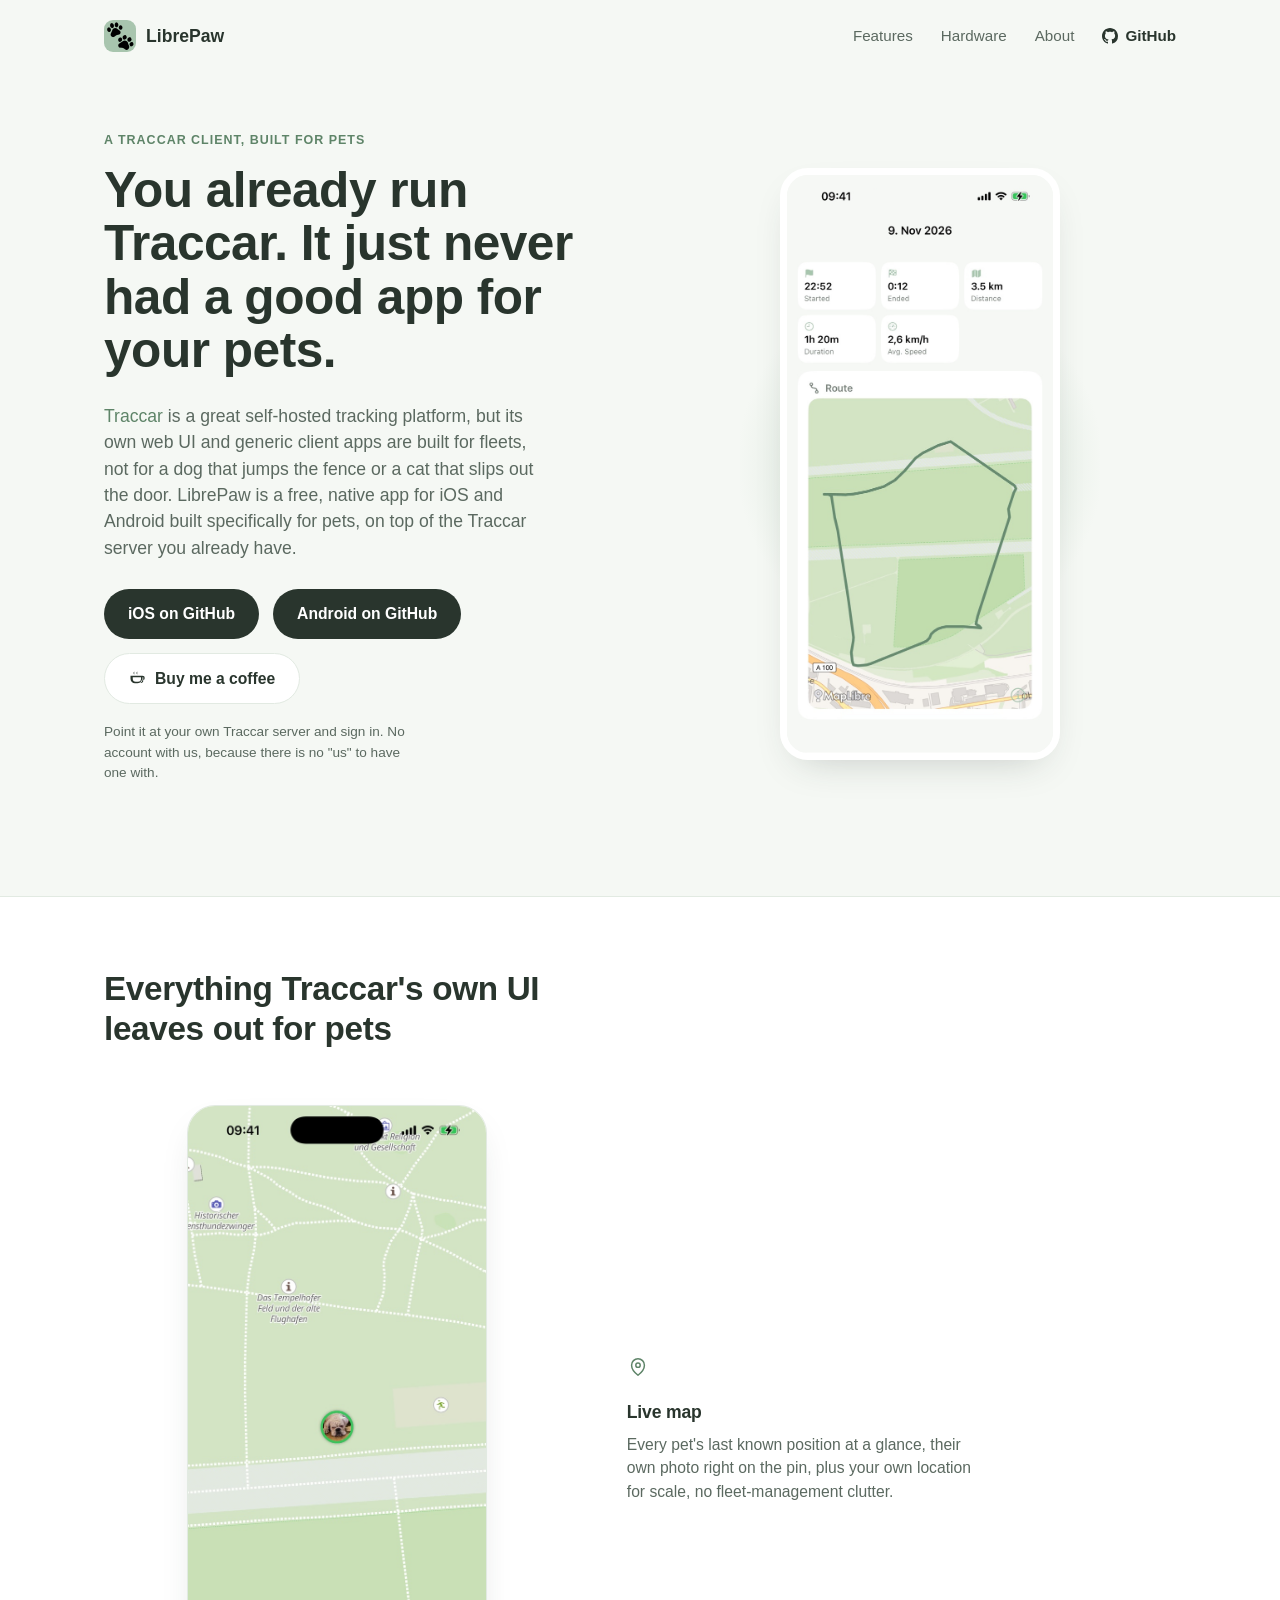
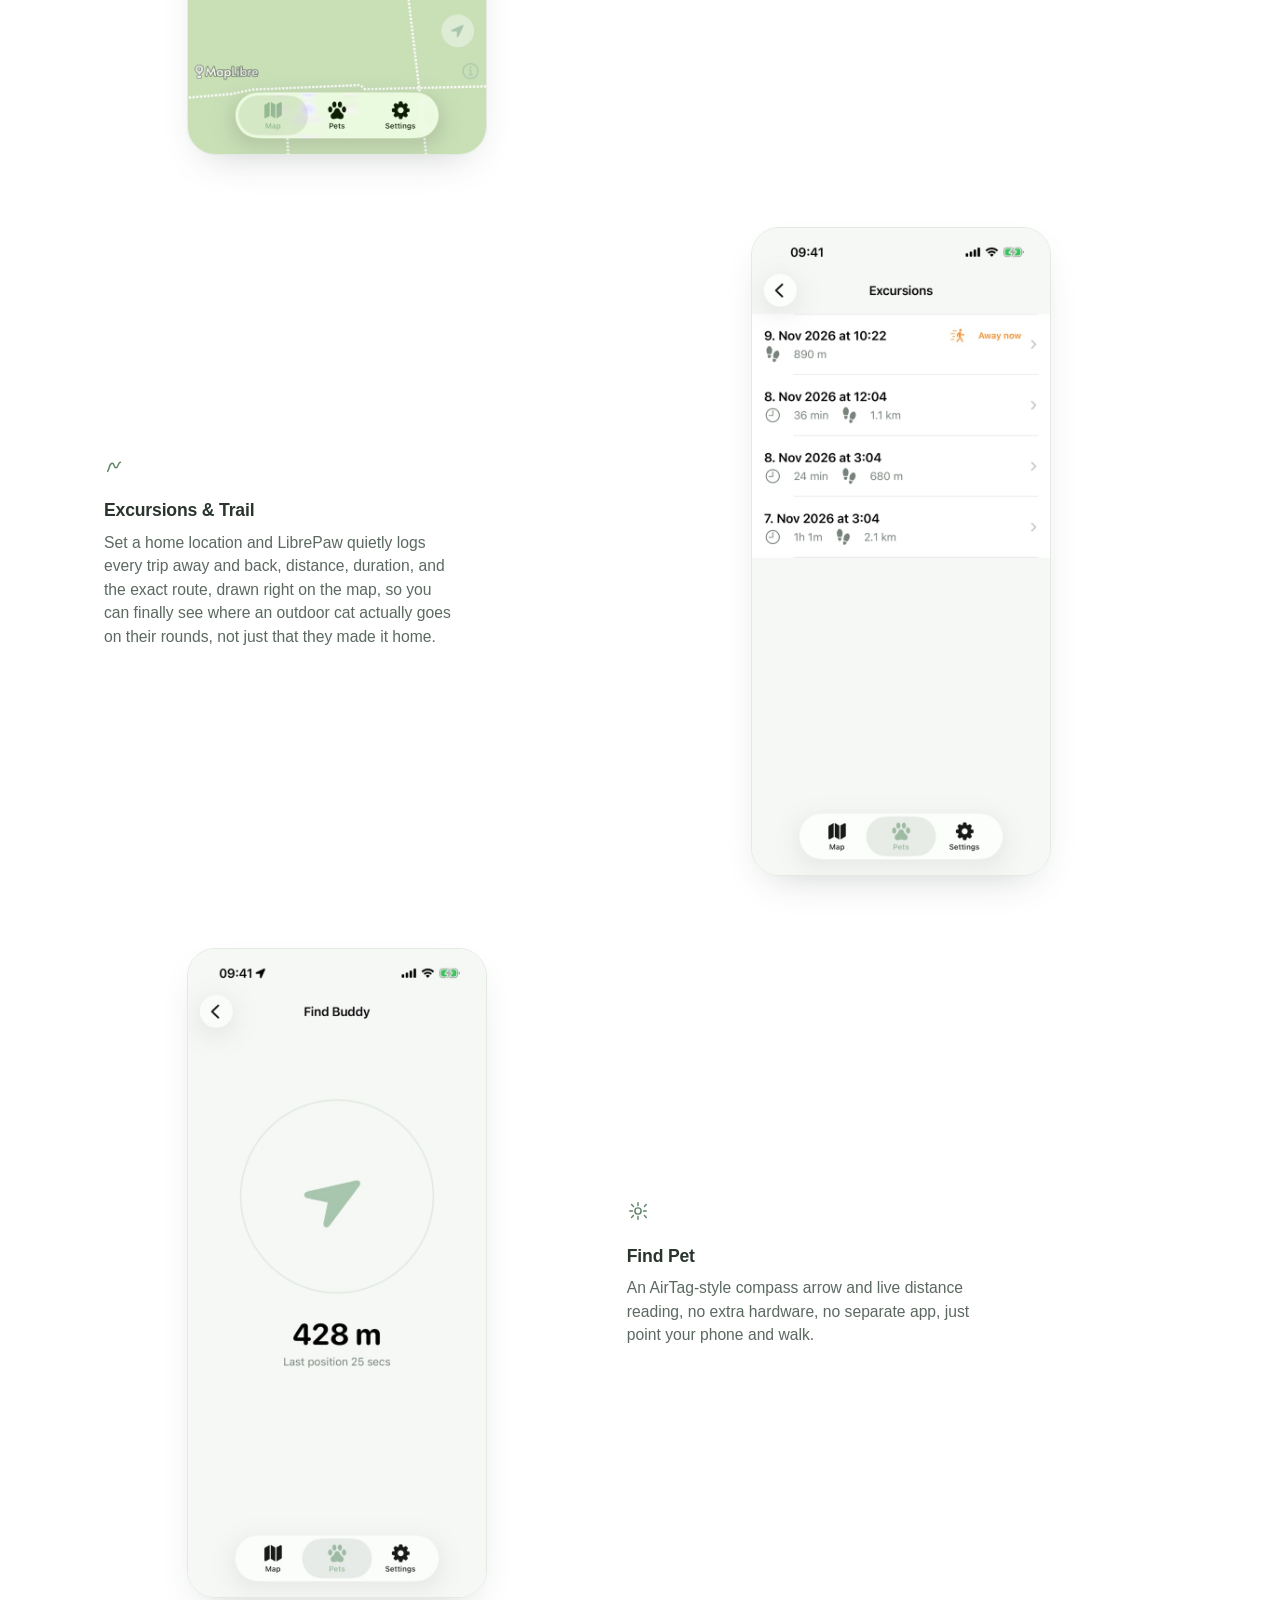
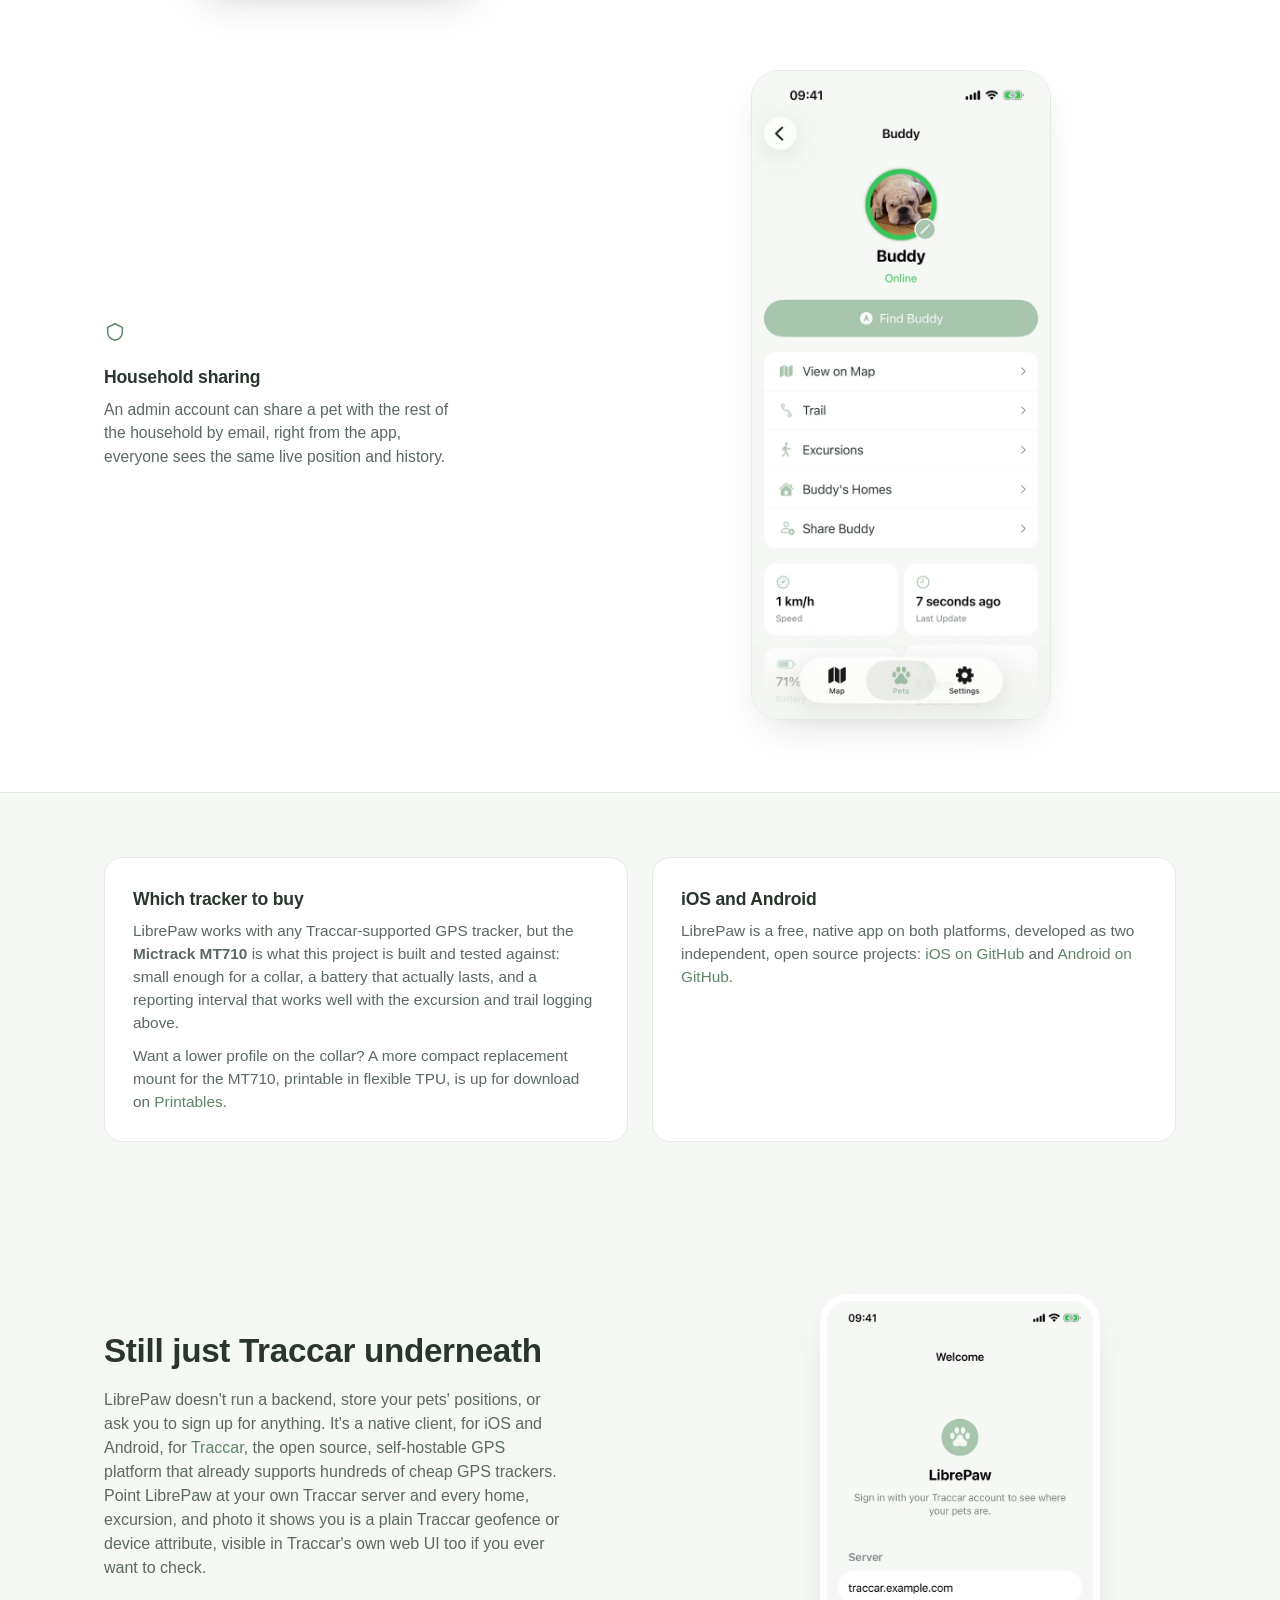
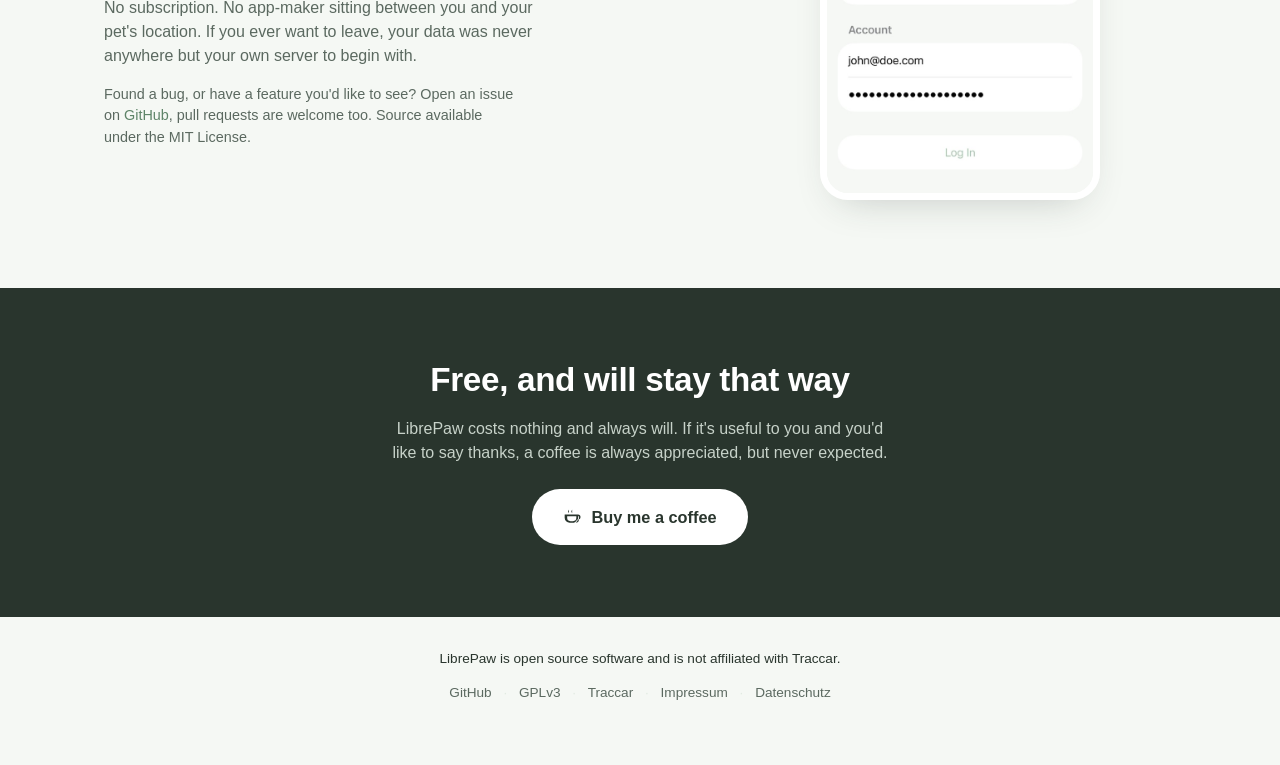
<file: index.html>
<!DOCTYPE html>
<html lang="en">
<head>
<meta charset="UTF-8">
<meta name="viewport" content="width=device-width, initial-scale=1.0">
<title>LibrePaw: a native app frontend for Traccar pet tracking</title>
<meta name="description" content="LibrePaw is a free, open source iOS and Android app built specifically for tracking pets on your own Traccar server, excursions, a live trail, Find Pet, and more, none of which Traccar's own UI gives you.">
<link rel="icon" href="assets/app-icon.png">
<link rel="stylesheet" href="styles.css">
</head>
<body>

<header class="site-header">
  <div class="wrap header-inner">
    <a href="#top" class="brand">
      <img src="assets/app-icon.png" alt="" class="brand-mark">
      <span>LibrePaw</span>
    </a>
    <nav class="main-nav">
      <a href="#features">Features</a>
      <a href="#hardware">Hardware</a>
      <a href="#about">About</a>
      <a href="https://github.com/alkor200/LibrePaw" class="nav-github">
        <svg viewBox="0 0 16 16" width="16" height="16" aria-hidden="true"><path fill="currentColor" d="M8 0C3.58 0 0 3.58 0 8c0 3.54 2.29 6.53 5.47 7.59.4.07.55-.17.55-.38 0-.19-.01-.82-.01-1.49-2.01.37-2.53-.49-2.69-.94-.09-.23-.48-.94-.82-1.13-.28-.15-.68-.52-.01-.53.63-.01 1.08.58 1.23.82.72 1.21 1.87.87 2.33.66.07-.52.28-.87.51-1.07-1.78-.2-3.64-.89-3.64-3.95 0-.87.31-1.59.82-2.15-.08-.2-.36-1.02.08-2.12 0 0 .67-.21 2.2.82.64-.18 1.32-.27 2-.27.68 0 1.36.09 2 .27 1.53-1.04 2.2-.82 2.2-.82.44 1.1.16 1.92.08 2.12.51.56.82 1.27.82 2.15 0 3.07-1.87 3.75-3.65 3.95.29.25.54.73.54 1.48 0 1.07-.01 1.93-.01 2.2 0 .21.15.46.55.38A8.01 8.01 0 0 0 16 8c0-4.42-3.58-8-8-8Z"/></svg>
        GitHub
      </a>
    </nav>
  </div>
</header>

<main id="top">

  <section class="hero">
    <div class="wrap hero-inner">
      <div class="hero-copy">
        <p class="eyebrow">A Traccar client, built for pets</p>
        <h1>You already run Traccar. It just never had a good app for your pets.</h1>
        <p class="hero-lede">
          <a href="https://www.traccar.org/">Traccar</a> is a great
          self-hosted tracking platform, but its own web UI and generic
          client apps are built for fleets, not for a dog that jumps the
          fence or a cat that slips out the door. LibrePaw is a free,
          native app for iOS and Android built specifically for pets, on
          top of the Traccar server you already have.
        </p>
        <div class="hero-actions">
          <a class="btn btn-primary" href="https://github.com/alkor200/LibrePaw">iOS on GitHub</a>
          <a class="btn btn-primary" href="https://github.com/alkor200/LibrePaw-Android">Android on GitHub</a>
          <a class="btn btn-coffee" href="https://buymeacoffee.com/librepaw" aria-label="Buy me a coffee">
            <svg viewBox="0 0 24 24" width="18" height="18" aria-hidden="true"><path fill="currentColor" d="M3 9h15a3 3 0 0 1 0 6h-1.17A6 6 0 0 1 11 19H8a6 6 0 0 1-6-6V9Zm2 2v2a4 4 0 0 0 4 4h3a4 4 0 0 0 4-4v-2H5Zm13 1v2a5 5 0 0 1-2.78 4.47A3 3 0 0 0 19 15.5V11h-1ZM7 3c0 1-1 1.2-1 2.3S7 6.6 7 7.6m4-4.6c0 1-1 1.2-1 2.3S11 6.6 11 7.6"/></svg>
            Buy me a coffee
          </a>
        </div>
        <p class="hero-footnote">Point it at your own Traccar server and sign in. No account with us, because there is no "us" to have one with.</p>
      </div>

      <div class="hero-shots">
        <img class="hero-shot" src="assets/screenshots/trail.jpg" alt="LibrePaw's excursion detail screen, showing a pet's walking route across a Berlin park along with its distance, duration, and average speed">
      </div>
    </div>
  </section>

  <section id="features" class="features">
    <div class="wrap">
      <h2>Everything Traccar's own UI leaves out for pets</h2>

      <div class="feature-row">
        <img class="feature-shot" src="assets/screenshots/map.jpg" alt="LibrePaw's live map, showing a pet's position in a Berlin park">
        <div class="feature-copy">
          <svg class="feature-icon" viewBox="0 0 24 24" width="22" height="22" aria-hidden="true"><path fill="none" stroke="currentColor" stroke-width="1.6" stroke-linecap="round" stroke-linejoin="round" d="M12 21s-7-5.5-7-11a7 7 0 0 1 14 0c0 5.5-7 11-7 11Z"/><circle cx="12" cy="10" r="2.4" fill="none" stroke="currentColor" stroke-width="1.6"/></svg>
          <h3>Live map</h3>
          <p>Every pet's last known position at a glance, their own photo right on the pin, plus your own location for scale, no fleet-management clutter.</p>
        </div>
      </div>

      <div class="feature-row feature-row-reverse">
        <img class="feature-shot" src="assets/screenshots/excursions.jpg" alt="LibrePaw's excursions list, showing trips with duration and distance">
        <div class="feature-copy">
          <svg class="feature-icon" viewBox="0 0 24 24" width="22" height="22" aria-hidden="true"><path fill="none" stroke="currentColor" stroke-width="1.6" stroke-linecap="round" stroke-linejoin="round" d="M4 19c3-6 2-9 5-9s1 5 4 5 2-6 5-6"/></svg>
          <h3>Excursions &amp; Trail</h3>
          <p>Set a home location and LibrePaw quietly logs every trip away and back, distance, duration, and the exact route, drawn right on the map, so you can finally see where an outdoor cat actually goes on their rounds, not just that they made it home.</p>
        </div>
      </div>

      <div class="feature-row">
        <img class="feature-shot" src="assets/screenshots/find.jpg" alt="LibrePaw's Find Pet screen, with a compass arrow pointing toward a pet">
        <div class="feature-copy">
          <svg class="feature-icon" viewBox="0 0 24 24" width="22" height="22" aria-hidden="true"><path fill="none" stroke="currentColor" stroke-width="1.6" stroke-linecap="round" stroke-linejoin="round" d="M12 3v3m0 12v3M3 12h3m12 0h3M7 7l-2-2m14 2 2-2M7 17l-2 2m14-2 2 2"/><circle cx="12" cy="12" r="3.4" fill="none" stroke="currentColor" stroke-width="1.6"/></svg>
          <h3>Find Pet</h3>
          <p>An AirTag-style compass arrow and live distance reading, no extra hardware, no separate app, just point your phone and walk.</p>
        </div>
      </div>

      <div class="feature-row feature-row-reverse">
        <img class="feature-shot" src="assets/screenshots/pet-detail.jpg" alt="LibrePaw's pet detail screen, with a Share Buddy action">
        <div class="feature-copy">
          <svg class="feature-icon" viewBox="0 0 24 24" width="22" height="22" aria-hidden="true"><path fill="none" stroke="currentColor" stroke-width="1.6" stroke-linecap="round" stroke-linejoin="round" d="M12 3 4 7v5c0 4.5 3.2 7.8 8 9 4.8-1.2 8-4.5 8-9V7l-8-4Z"/></svg>
          <h3>Household sharing</h3>
          <p>An admin account can share a pet with the rest of the household by email, right from the app, everyone sees the same live position and history.</p>
        </div>
      </div>

    </div>
  </section>

  <section id="hardware" class="hardware">
    <div class="wrap hardware-inner">
      <div class="hardware-card">
        <h3>Which tracker to buy</h3>
        <p>LibrePaw works with any Traccar-supported GPS tracker, but the <strong>Mictrack MT710</strong> is what this project is built and tested against: small enough for a collar, a battery that actually lasts, and a reporting interval that works well with the excursion and trail logging above.</p>
        <p>Want a lower profile on the collar? A more compact replacement mount for the MT710, printable in flexible TPU, is up for download on <a href="https://www.printables.com/model/1907699-mictrack-mt710-collar-case">Printables</a>.</p>
      </div>
      <div class="hardware-card">
        <h3>iOS and Android</h3>
        <p>LibrePaw is a free, native app on both platforms, developed as two independent, open source projects: <a href="https://github.com/alkor200/LibrePaw">iOS on GitHub</a> and <a href="https://github.com/alkor200/LibrePaw-Android">Android on GitHub</a>.</p>
      </div>
    </div>
  </section>

  <section id="about" class="about">
    <div class="wrap about-inner">
      <div class="about-copy">
        <h2>Still just Traccar underneath</h2>
        <p>
          LibrePaw doesn't run a backend, store your pets' positions, or ask
          you to sign up for anything. It's a native client, for iOS and
          Android, for <a href="https://www.traccar.org/">Traccar</a>, the open source,
          self-hostable GPS platform that already supports hundreds of
          cheap GPS trackers. Point LibrePaw at your own Traccar server
          and every home, excursion, and photo it shows you is a plain
          Traccar geofence or device attribute, visible in Traccar's own
          web UI too if you ever want to check.
        </p>
        <p>
          No subscription. No app-maker sitting between you and your pet's
          location. If you ever want to leave, your data was never
          anywhere but your own server to begin with.
        </p>
        <p class="about-license">
          Found a bug, or have a feature you'd like to see? Open an issue
          on <a href="https://github.com/alkor200/LibrePaw/issues">GitHub</a>,
          pull requests are welcome too. Source available under the MIT
          License.
        </p>
      </div>
      <img class="about-shot" src="assets/screenshots/login.jpg" alt="LibrePaw's login screen, signing in with a Traccar account">
    </div>
  </section>

  <section class="support">
    <div class="wrap support-inner">
      <h2>Free, and will stay that way</h2>
      <p>
        LibrePaw costs nothing and always will. If it's useful to you and
        you'd like to say thanks, a coffee is always appreciated, but
        never expected.
      </p>
      <a class="btn btn-coffee btn-large" href="https://buymeacoffee.com/librepaw" aria-label="Buy me a coffee">
        <svg viewBox="0 0 24 24" width="20" height="20" aria-hidden="true"><path fill="currentColor" d="M3 9h15a3 3 0 0 1 0 6h-1.17A6 6 0 0 1 11 19H8a6 6 0 0 1-6-6V9Zm2 2v2a4 4 0 0 0 4 4h3a4 4 0 0 0 4-4v-2H5Zm13 1v2a5 5 0 0 1-2.78 4.47A3 3 0 0 0 19 15.5V11h-1ZM7 3c0 1-1 1.2-1 2.3S7 6.6 7 7.6m4-4.6c0 1-1 1.2-1 2.3S11 6.6 11 7.6"/></svg>
        Buy me a coffee
      </a>
    </div>
  </section>

</main>

<footer class="site-footer">
  <div class="wrap footer-inner">
    <p>LibrePaw is open source software and is not affiliated with Traccar.</p>
    <p class="footer-links">
      <a href="https://github.com/alkor200/LibrePaw">GitHub</a>
      <span aria-hidden="true">&middot;</span>
      <a href="https://github.com/alkor200/LibrePaw/blob/main/LICENSE">GPLv3</a>
      <span aria-hidden="true">&middot;</span>
      <a href="https://www.traccar.org/">Traccar</a>
      <span aria-hidden="true">&middot;</span>
      <a href="impressum.html">Impressum</a>
      <span aria-hidden="true">&middot;</span>
      <a href="datenschutz.html">Datenschutz</a>
    </p>
  </div>
</footer>

</body>
</html>
</file>
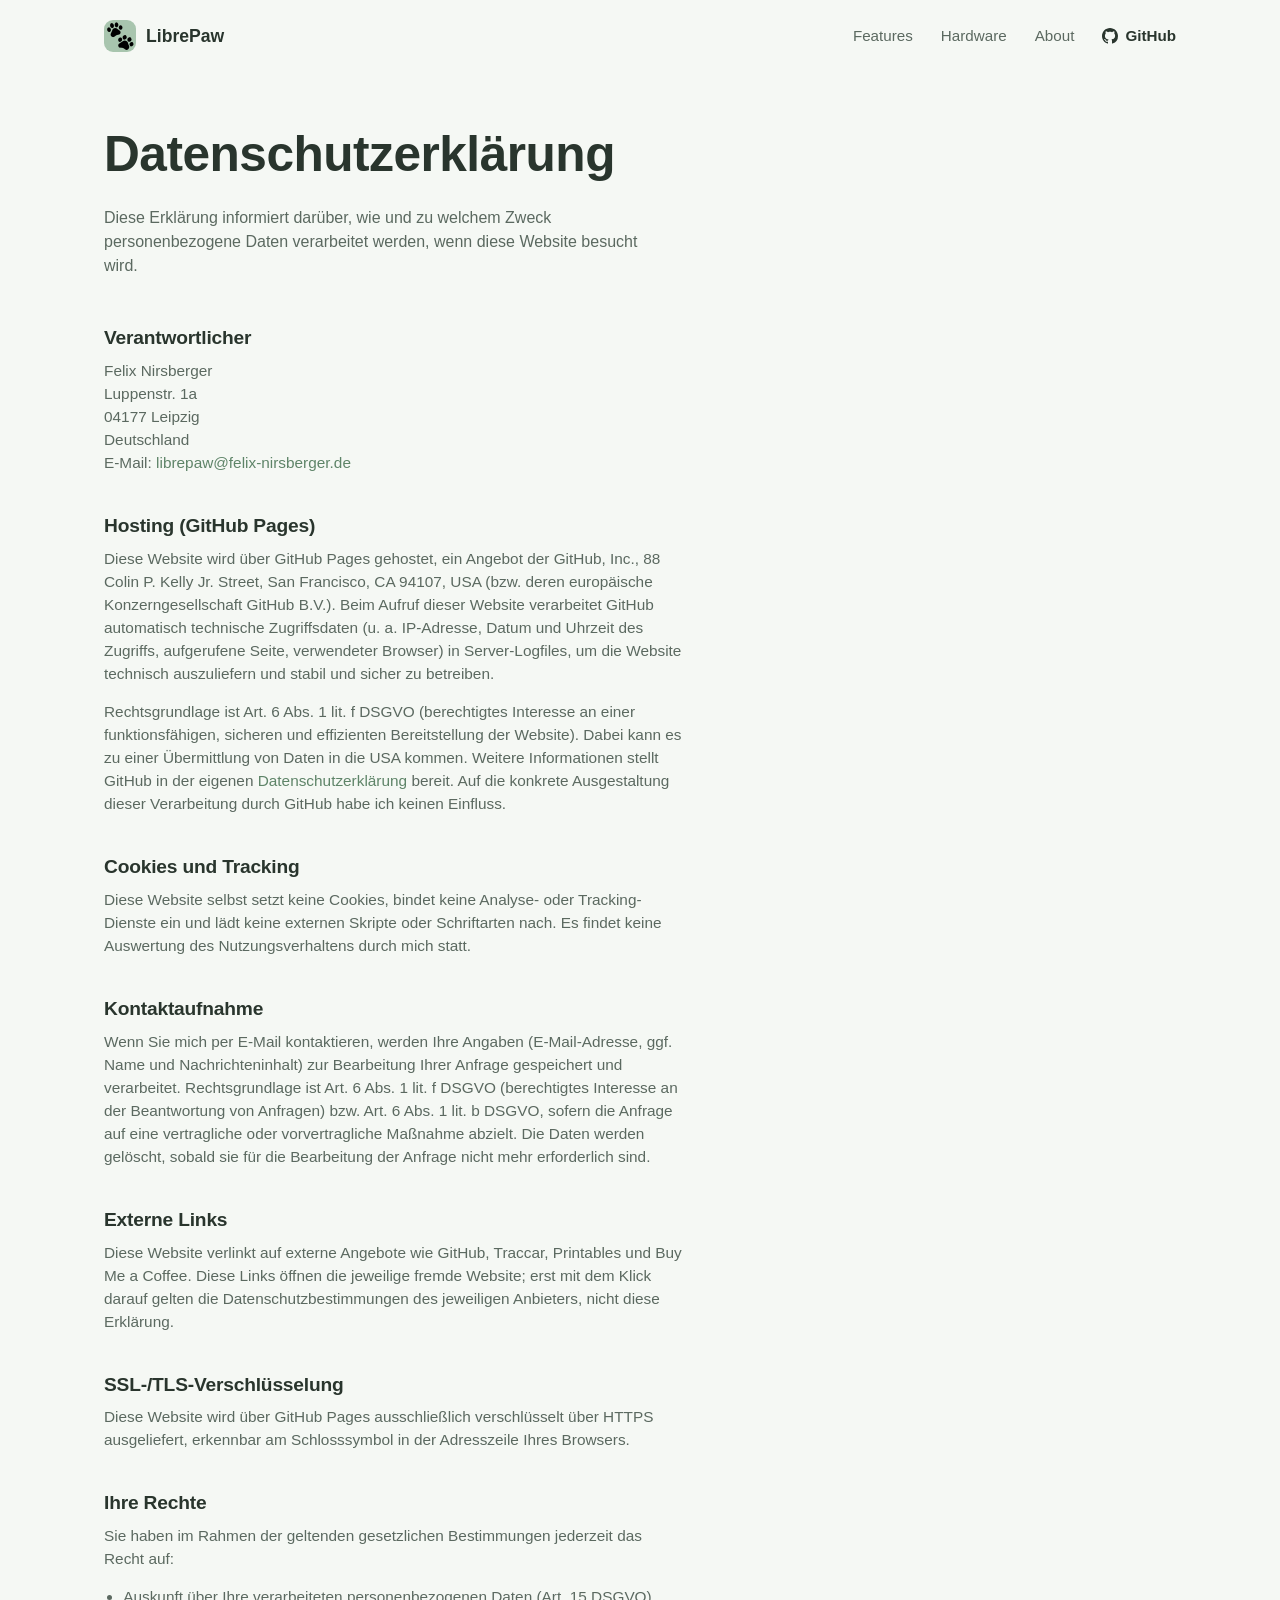
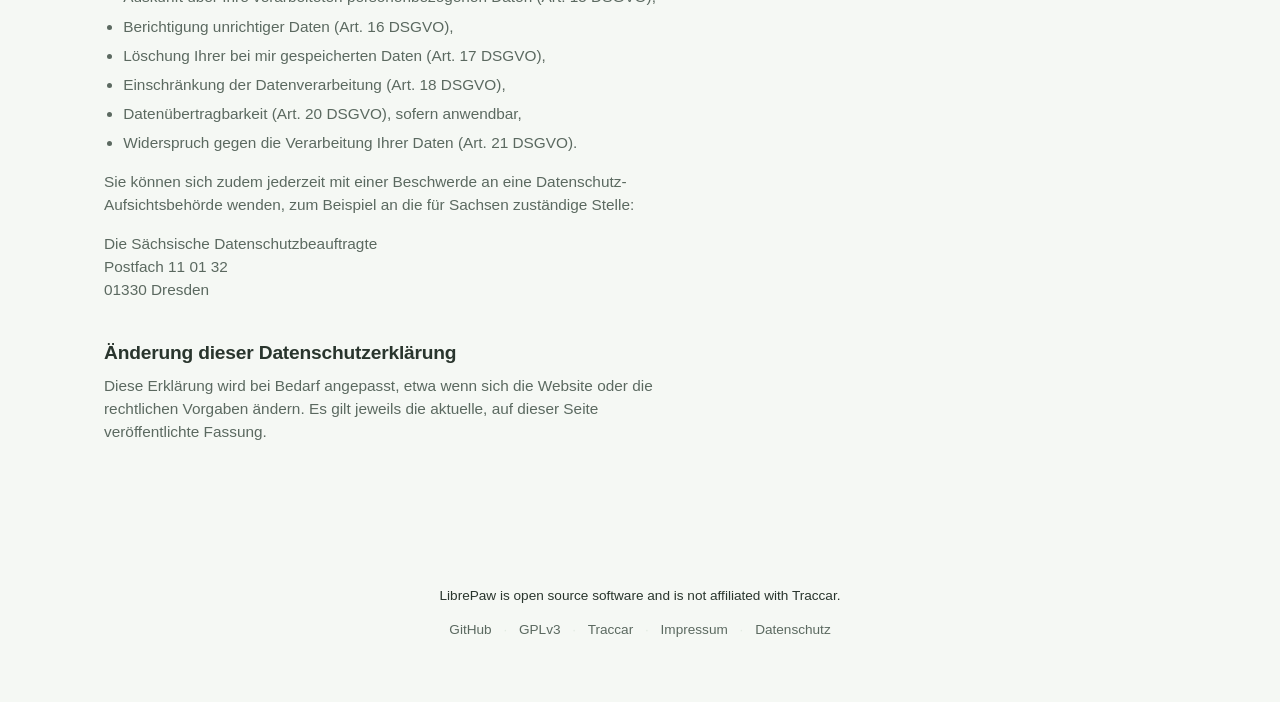
<file: datenschutz.html>
<!DOCTYPE html>
<html lang="de">
<head>
<meta charset="UTF-8">
<meta name="viewport" content="width=device-width, initial-scale=1.0">
<title>Datenschutzerklärung – LibrePaw</title>
<meta name="robots" content="noindex">
<link rel="icon" href="assets/app-icon.png">
<link rel="stylesheet" href="styles.css">
</head>
<body>

<header class="site-header">
  <div class="wrap header-inner">
    <a href="index.html" class="brand">
      <img src="assets/app-icon.png" alt="" class="brand-mark">
      <span>LibrePaw</span>
    </a>
    <nav class="main-nav">
      <a href="index.html#features">Features</a>
      <a href="index.html#hardware">Hardware</a>
      <a href="index.html#about">About</a>
      <a href="https://github.com/alkor200/LibrePaw" class="nav-github">
        <svg viewBox="0 0 16 16" width="16" height="16" aria-hidden="true"><path fill="currentColor" d="M8 0C3.58 0 0 3.58 0 8c0 3.54 2.29 6.53 5.47 7.59.4.07.55-.17.55-.38 0-.19-.01-.82-.01-1.49-2.01.37-2.53-.49-2.69-.94-.09-.23-.48-.94-.82-1.13-.28-.15-.68-.52-.01-.53.63-.01 1.08.58 1.23.82.72 1.21 1.87.87 2.33.66.07-.52.28-.87.51-1.07-1.78-.2-3.64-.89-3.64-3.95 0-.87.31-1.59.82-2.15-.08-.2-.36-1.02.08-2.12 0 0 .67-.21 2.2.82.64-.18 1.32-.27 2-.27.68 0 1.36.09 2 .27 1.53-1.04 2.2-.82 2.2-.82.44 1.1.16 1.92.08 2.12.51.56.82 1.27.82 2.15 0 3.07-1.87 3.75-3.65 3.95.29.25.54.73.54 1.48 0 1.07-.01 1.93-.01 2.2 0 .21.15.46.55.38A8.01 8.01 0 0 0 16 8c0-4.42-3.58-8-8-8Z"/></svg>
        GitHub
      </a>
    </nav>
  </div>
</header>

<main>
  <section class="legal">
    <div class="wrap">
      <h1>Datenschutzerklärung</h1>
      <p class="legal-intro">
        Diese Erklärung informiert darüber, wie und zu welchem Zweck
        personenbezogene Daten verarbeitet werden, wenn diese Website
        besucht wird.
      </p>

      <div class="legal-section">
        <h2>Verantwortlicher</h2>
        <address>
          Felix Nirsberger<br>
          Luppenstr. 1a<br>
          04177 Leipzig<br>
          Deutschland<br>
          E-Mail: <a href="mailto:librepaw@felix-nirsberger.de">librepaw@felix-nirsberger.de</a>
        </address>
      </div>

      <div class="legal-section">
        <h2>Hosting (GitHub Pages)</h2>
        <p>
          Diese Website wird über GitHub Pages gehostet, ein Angebot der
          GitHub, Inc., 88 Colin P. Kelly Jr. Street, San Francisco, CA
          94107, USA (bzw. deren europäische Konzerngesellschaft GitHub
          B.V.). Beim Aufruf dieser Website verarbeitet GitHub automatisch
          technische Zugriffsdaten (u. a. IP-Adresse, Datum und Uhrzeit des
          Zugriffs, aufgerufene Seite, verwendeter Browser) in
          Server-Logfiles, um die Website technisch auszuliefern und
          stabil und sicher zu betreiben.
        </p>
        <p>
          Rechtsgrundlage ist Art. 6 Abs. 1 lit. f DSGVO (berechtigtes
          Interesse an einer funktionsfähigen, sicheren und effizienten
          Bereitstellung der Website). Dabei kann es zu einer Übermittlung
          von Daten in die USA kommen. Weitere Informationen stellt GitHub
          in der eigenen
          <a href="https://docs.github.com/site-policy/privacy-policies/github-general-privacy-statement">Datenschutzerklärung</a>
          bereit. Auf die konkrete Ausgestaltung dieser Verarbeitung durch
          GitHub habe ich keinen Einfluss.
        </p>
      </div>

      <div class="legal-section">
        <h2>Cookies und Tracking</h2>
        <p>
          Diese Website selbst setzt keine Cookies, bindet keine
          Analyse- oder Tracking-Dienste ein und lädt keine externen
          Skripte oder Schriftarten nach. Es findet keine Auswertung des
          Nutzungsverhaltens durch mich statt.
        </p>
      </div>

      <div class="legal-section">
        <h2>Kontaktaufnahme</h2>
        <p>
          Wenn Sie mich per E-Mail kontaktieren, werden Ihre Angaben
          (E-Mail-Adresse, ggf. Name und Nachrichteninhalt) zur Bearbeitung
          Ihrer Anfrage gespeichert und verarbeitet. Rechtsgrundlage ist
          Art. 6 Abs. 1 lit. f DSGVO (berechtigtes Interesse an der
          Beantwortung von Anfragen) bzw. Art. 6 Abs. 1 lit. b DSGVO, sofern
          die Anfrage auf eine vertragliche oder vorvertragliche Maßnahme
          abzielt. Die Daten werden gelöscht, sobald sie für die
          Bearbeitung der Anfrage nicht mehr erforderlich sind.
        </p>
      </div>

      <div class="legal-section">
        <h2>Externe Links</h2>
        <p>
          Diese Website verlinkt auf externe Angebote wie GitHub, Traccar,
          Printables und Buy Me a Coffee. Diese Links öffnen die jeweilige
          fremde Website; erst mit dem Klick darauf gelten die
          Datenschutzbestimmungen des jeweiligen Anbieters, nicht diese
          Erklärung.
        </p>
      </div>

      <div class="legal-section">
        <h2>SSL-/TLS-Verschlüsselung</h2>
        <p>
          Diese Website wird über GitHub Pages ausschließlich verschlüsselt
          über HTTPS ausgeliefert, erkennbar am Schlosssymbol in der
          Adresszeile Ihres Browsers.
        </p>
      </div>

      <div class="legal-section">
        <h2>Ihre Rechte</h2>
        <p>Sie haben im Rahmen der geltenden gesetzlichen Bestimmungen jederzeit das Recht auf:</p>
        <ul>
          <li>Auskunft über Ihre verarbeiteten personenbezogenen Daten (Art. 15 DSGVO),</li>
          <li>Berichtigung unrichtiger Daten (Art. 16 DSGVO),</li>
          <li>Löschung Ihrer bei mir gespeicherten Daten (Art. 17 DSGVO),</li>
          <li>Einschränkung der Datenverarbeitung (Art. 18 DSGVO),</li>
          <li>Datenübertragbarkeit (Art. 20 DSGVO), sofern anwendbar,</li>
          <li>Widerspruch gegen die Verarbeitung Ihrer Daten (Art. 21 DSGVO).</li>
        </ul>
        <p>
          Sie können sich zudem jederzeit mit einer Beschwerde an eine
          Datenschutz-Aufsichtsbehörde wenden, zum Beispiel an die für
          Sachsen zuständige Stelle:
        </p>
        <address>
          Die Sächsische Datenschutzbeauftragte<br>
          Postfach 11 01 32<br>
          01330 Dresden
        </address>
      </div>

      <div class="legal-section">
        <h2>Änderung dieser Datenschutzerklärung</h2>
        <p>
          Diese Erklärung wird bei Bedarf angepasst, etwa wenn sich die
          Website oder die rechtlichen Vorgaben ändern. Es gilt jeweils die
          aktuelle, auf dieser Seite veröffentlichte Fassung.
        </p>
      </div>
    </div>
  </section>
</main>

<footer class="site-footer">
  <div class="wrap footer-inner">
    <p>LibrePaw is open source software and is not affiliated with Traccar.</p>
    <p class="footer-links">
      <a href="https://github.com/alkor200/LibrePaw">GitHub</a>
      <span aria-hidden="true">&middot;</span>
      <a href="https://github.com/alkor200/LibrePaw/blob/main/LICENSE">GPLv3</a>
      <span aria-hidden="true">&middot;</span>
      <a href="https://www.traccar.org/">Traccar</a>
      <span aria-hidden="true">&middot;</span>
      <a href="impressum.html">Impressum</a>
      <span aria-hidden="true">&middot;</span>
      <a href="datenschutz.html">Datenschutz</a>
    </p>
  </div>
</footer>

</body>
</html>
</file>
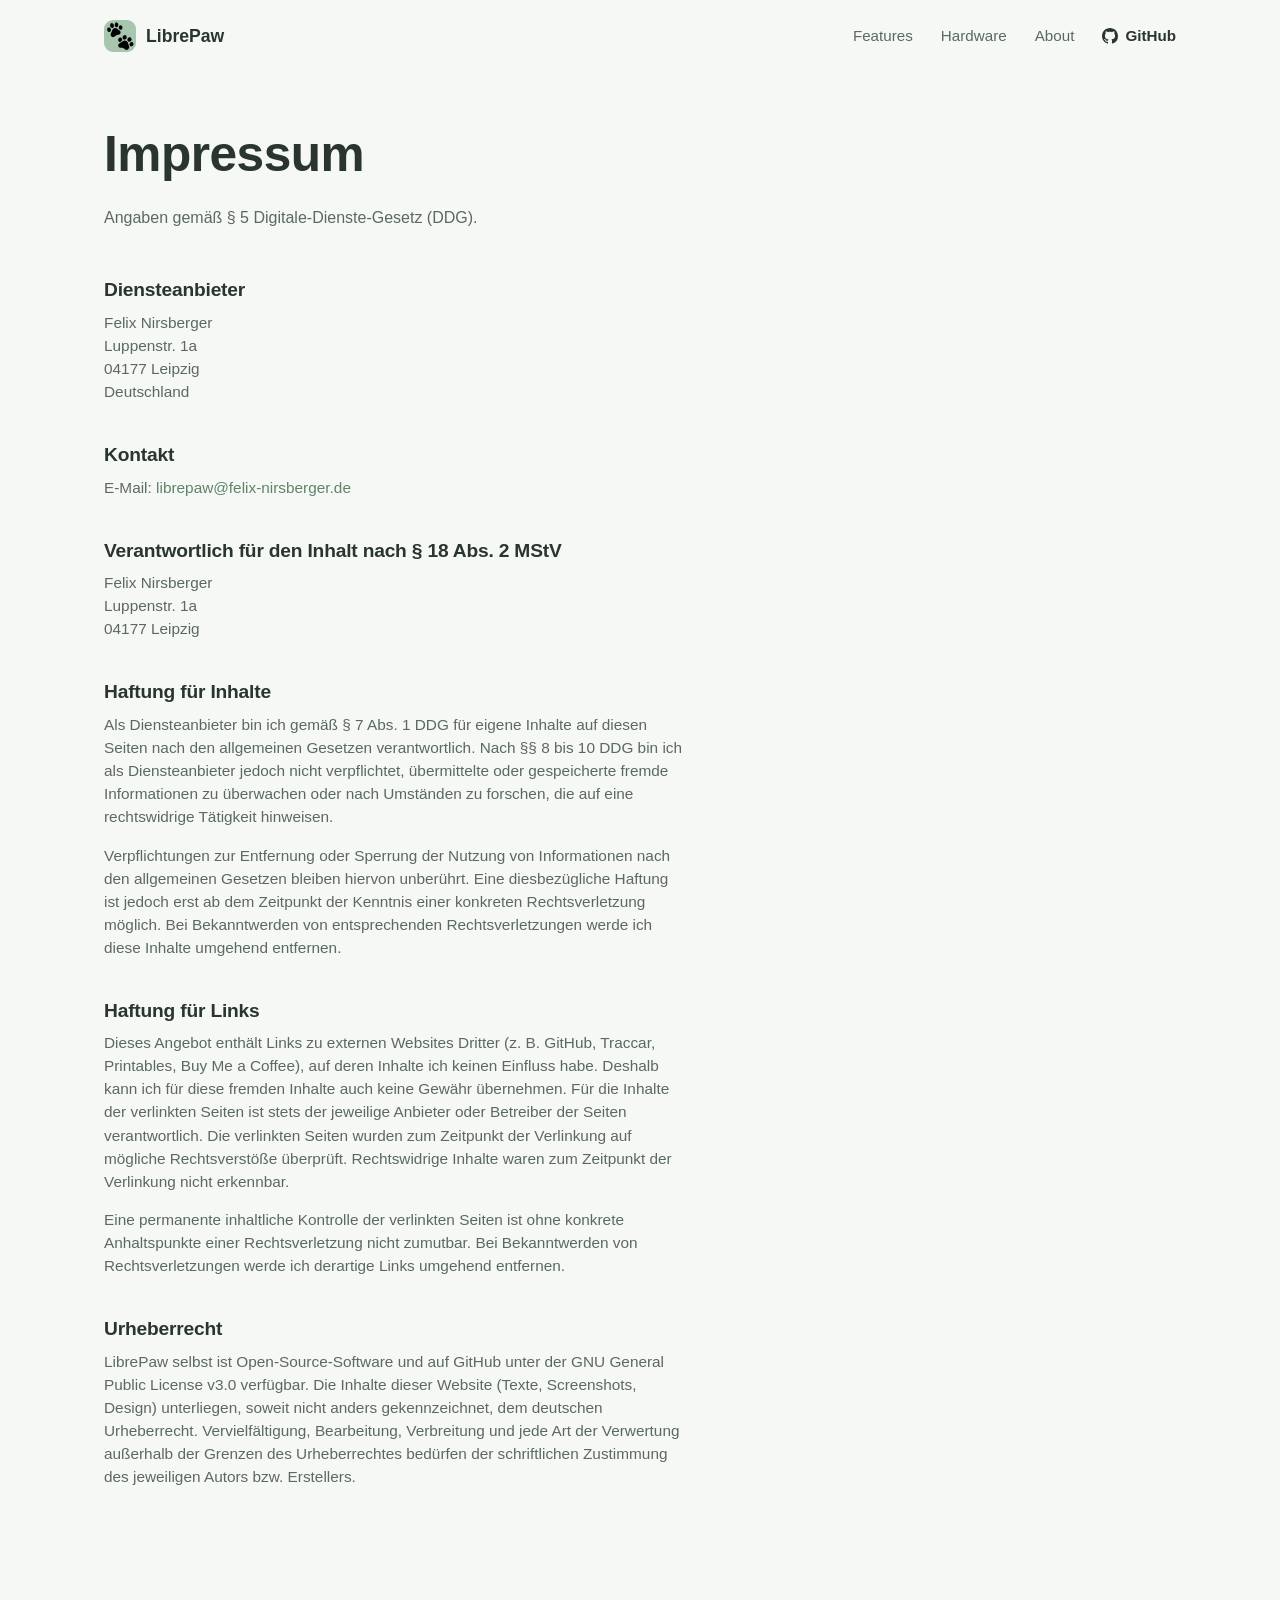
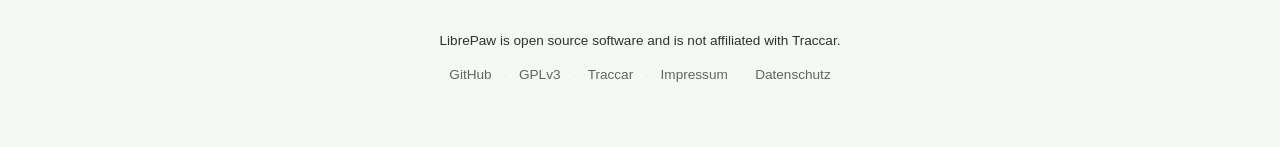
<file: impressum.html>
<!DOCTYPE html>
<html lang="de">
<head>
<meta charset="UTF-8">
<meta name="viewport" content="width=device-width, initial-scale=1.0">
<title>Impressum – LibrePaw</title>
<meta name="robots" content="noindex">
<link rel="icon" href="assets/app-icon.png">
<link rel="stylesheet" href="styles.css">
</head>
<body>

<header class="site-header">
  <div class="wrap header-inner">
    <a href="index.html" class="brand">
      <img src="assets/app-icon.png" alt="" class="brand-mark">
      <span>LibrePaw</span>
    </a>
    <nav class="main-nav">
      <a href="index.html#features">Features</a>
      <a href="index.html#hardware">Hardware</a>
      <a href="index.html#about">About</a>
      <a href="https://github.com/alkor200/LibrePaw" class="nav-github">
        <svg viewBox="0 0 16 16" width="16" height="16" aria-hidden="true"><path fill="currentColor" d="M8 0C3.58 0 0 3.58 0 8c0 3.54 2.29 6.53 5.47 7.59.4.07.55-.17.55-.38 0-.19-.01-.82-.01-1.49-2.01.37-2.53-.49-2.69-.94-.09-.23-.48-.94-.82-1.13-.28-.15-.68-.52-.01-.53.63-.01 1.08.58 1.23.82.72 1.21 1.87.87 2.33.66.07-.52.28-.87.51-1.07-1.78-.2-3.64-.89-3.64-3.95 0-.87.31-1.59.82-2.15-.08-.2-.36-1.02.08-2.12 0 0 .67-.21 2.2.82.64-.18 1.32-.27 2-.27.68 0 1.36.09 2 .27 1.53-1.04 2.2-.82 2.2-.82.44 1.1.16 1.92.08 2.12.51.56.82 1.27.82 2.15 0 3.07-1.87 3.75-3.65 3.95.29.25.54.73.54 1.48 0 1.07-.01 1.93-.01 2.2 0 .21.15.46.55.38A8.01 8.01 0 0 0 16 8c0-4.42-3.58-8-8-8Z"/></svg>
        GitHub
      </a>
    </nav>
  </div>
</header>

<main>
  <section class="legal">
    <div class="wrap">
      <h1>Impressum</h1>
      <p class="legal-intro">Angaben gemäß § 5 Digitale-Dienste-Gesetz (DDG).</p>

      <div class="legal-section">
        <h2>Diensteanbieter</h2>
        <address>
          Felix Nirsberger<br>
          Luppenstr. 1a<br>
          04177 Leipzig<br>
          Deutschland
        </address>
      </div>

      <div class="legal-section">
        <h2>Kontakt</h2>
        <p>E-Mail: <a href="mailto:librepaw@felix-nirsberger.de">librepaw@felix-nirsberger.de</a></p>
      </div>

      <div class="legal-section">
        <h2>Verantwortlich für den Inhalt nach § 18 Abs. 2 MStV</h2>
        <address>
          Felix Nirsberger<br>
          Luppenstr. 1a<br>
          04177 Leipzig
        </address>
      </div>

      <div class="legal-section">
        <h2>Haftung für Inhalte</h2>
        <p>
          Als Diensteanbieter bin ich gemäß § 7 Abs. 1 DDG für eigene Inhalte
          auf diesen Seiten nach den allgemeinen Gesetzen verantwortlich.
          Nach §§ 8 bis 10 DDG bin ich als Diensteanbieter jedoch nicht
          verpflichtet, übermittelte oder gespeicherte fremde Informationen
          zu überwachen oder nach Umständen zu forschen, die auf eine
          rechtswidrige Tätigkeit hinweisen.
        </p>
        <p>
          Verpflichtungen zur Entfernung oder Sperrung der Nutzung von
          Informationen nach den allgemeinen Gesetzen bleiben hiervon
          unberührt. Eine diesbezügliche Haftung ist jedoch erst ab dem
          Zeitpunkt der Kenntnis einer konkreten Rechtsverletzung möglich.
          Bei Bekanntwerden von entsprechenden Rechtsverletzungen werde ich
          diese Inhalte umgehend entfernen.
        </p>
      </div>

      <div class="legal-section">
        <h2>Haftung für Links</h2>
        <p>
          Dieses Angebot enthält Links zu externen Websites Dritter (z. B.
          GitHub, Traccar, Printables, Buy Me a Coffee), auf deren Inhalte
          ich keinen Einfluss habe. Deshalb kann ich für diese fremden
          Inhalte auch keine Gewähr übernehmen. Für die Inhalte der
          verlinkten Seiten ist stets der jeweilige Anbieter oder Betreiber
          der Seiten verantwortlich. Die verlinkten Seiten wurden zum
          Zeitpunkt der Verlinkung auf mögliche Rechtsverstöße überprüft.
          Rechtswidrige Inhalte waren zum Zeitpunkt der Verlinkung nicht
          erkennbar.
        </p>
        <p>
          Eine permanente inhaltliche Kontrolle der verlinkten Seiten ist
          ohne konkrete Anhaltspunkte einer Rechtsverletzung nicht zumutbar.
          Bei Bekanntwerden von Rechtsverletzungen werde ich derartige Links
          umgehend entfernen.
        </p>
      </div>

      <div class="legal-section">
        <h2>Urheberrecht</h2>
        <p>
          LibrePaw selbst ist Open-Source-Software und auf GitHub unter der
          GNU General Public License v3.0 verfügbar. Die Inhalte dieser Website (Texte,
          Screenshots, Design) unterliegen, soweit nicht anders
          gekennzeichnet, dem deutschen Urheberrecht. Vervielfältigung,
          Bearbeitung, Verbreitung und jede Art der Verwertung außerhalb der
          Grenzen des Urheberrechtes bedürfen der schriftlichen Zustimmung
          des jeweiligen Autors bzw. Erstellers.
        </p>
      </div>
    </div>
  </section>
</main>

<footer class="site-footer">
  <div class="wrap footer-inner">
    <p>LibrePaw is open source software and is not affiliated with Traccar.</p>
    <p class="footer-links">
      <a href="https://github.com/alkor200/LibrePaw">GitHub</a>
      <span aria-hidden="true">&middot;</span>
      <a href="https://github.com/alkor200/LibrePaw/blob/main/LICENSE">GPLv3</a>
      <span aria-hidden="true">&middot;</span>
      <a href="https://www.traccar.org/">Traccar</a>
      <span aria-hidden="true">&middot;</span>
      <a href="impressum.html">Impressum</a>
      <span aria-hidden="true">&middot;</span>
      <a href="datenschutz.html">Datenschutz</a>
    </p>
  </div>
</footer>

</body>
</html>
</file>
<file: styles.css>
:root {
  --bg: #F5F8F4;
  --surface: #FFFFFF;
  --primary: #A8C5AE;
  --primary-dark: #5E8468;
  --text: #29352D;
  --text-secondary: #5B6960;
  --border: #E2EAE2;
  --radius-lg: 28px;
  --radius-md: 18px;
  --radius-pill: 999px;
  --shadow: 0 16px 40px -20px rgba(41, 53, 45, 0.28);
  --max-width: 1120px;
}

* { box-sizing: border-box; }

html { scroll-behavior: smooth; }

html, body { overflow-x: hidden; max-width: 100%; }

body {
  margin: 0;
  background: var(--bg);
  color: var(--text);
  font-family: -apple-system, BlinkMacSystemFont, "SF Pro Text", "Segoe UI", Roboto, Helvetica, Arial, sans-serif;
  line-height: 1.5;
  -webkit-font-smoothing: antialiased;
}

a {
  color: var(--primary-dark);
  text-decoration: none;
}
a:hover { text-decoration: underline; }

.wrap {
  max-width: var(--max-width);
  margin: 0 auto;
  padding-left: 24px;
  padding-right: 24px;
}

img { max-width: 100%; display: block; }

h1, h2, h3 {
  font-weight: 700;
  letter-spacing: -0.01em;
  margin: 0 0 0.5em;
}

h1 { font-size: clamp(2.1rem, 4.2vw, 3.1rem); line-height: 1.08; }
h2 { font-size: clamp(1.5rem, 2.6vw, 2.1rem); line-height: 1.2; }
h3 { font-size: 1.1rem; margin-bottom: 0.4em; }

p { margin: 0 0 1em; color: var(--text); }

/* Header */

.site-header {
  padding: 20px 0;
}

.header-inner {
  display: flex;
  align-items: center;
  justify-content: space-between;
}

.brand {
  display: flex;
  align-items: center;
  gap: 10px;
  font-weight: 700;
  font-size: 1.1rem;
  color: var(--text);
}
.brand:hover { text-decoration: none; }

.brand-mark {
  width: 32px;
  height: 32px;
  border-radius: 9px;
}

.main-nav {
  display: flex;
  align-items: center;
  gap: 28px;
  font-size: 0.95rem;
}

.main-nav a:not(.nav-github) {
  color: var(--text-secondary);
}

.nav-github {
  display: inline-flex;
  align-items: center;
  gap: 7px;
  color: var(--text);
  font-weight: 600;
}
.nav-github:hover { text-decoration: none; color: var(--primary-dark); }

/* Buttons */

.btn {
  display: inline-flex;
  align-items: center;
  gap: 8px;
  padding: 13px 24px;
  border-radius: var(--radius-pill);
  font-weight: 600;
  font-size: 0.98rem;
  white-space: nowrap;
}
.btn:hover { text-decoration: none; }

.btn-primary {
  background: var(--text);
  color: #fff;
}
.btn-primary:hover { background: var(--primary-dark); }

.btn-coffee {
  background: var(--surface);
  color: var(--text);
  border: 1px solid var(--border);
}
.btn-coffee:hover { border-color: var(--primary-dark); color: var(--primary-dark); }

.btn-large {
  padding: 15px 30px;
  font-size: 1.02rem;
}

/* Hero */

.hero { padding: 56px 0 96px; }

.hero-inner {
  display: grid;
  grid-template-columns: 1fr 1fr;
  gap: 48px;
  align-items: center;
}

.hero-copy, .hero-shots { min-width: 0; width: 100%; }

.eyebrow {
  text-transform: uppercase;
  letter-spacing: 0.08em;
  font-size: 0.78rem;
  font-weight: 700;
  color: var(--primary-dark);
  margin-bottom: 14px;
}

.hero-lede {
  font-size: 1.1rem;
  color: var(--text-secondary);
  max-width: 46ch;
}

.hero-actions {
  display: flex;
  gap: 14px;
  flex-wrap: wrap;
  margin: 28px 0 18px;
}

.hero-footnote {
  font-size: 0.85rem;
  color: var(--text-secondary);
  max-width: 40ch;
}

.hero-shots {
  position: relative;
  display: flex;
  align-items: center;
  justify-content: center;
  padding: 40px 0;
}

.hero-shots::before {
  content: "";
  position: absolute;
  width: 78%;
  aspect-ratio: 1;
  max-width: 360px;
  background: radial-gradient(circle, var(--primary) 0%, transparent 72%);
  opacity: 0.55;
  z-index: 0;
}

.hero-shot {
  position: relative;
  z-index: 1;
  width: 100%;
  max-width: 280px;
  border-radius: var(--radius-lg);
  border: 7px solid var(--surface);
  box-shadow: var(--shadow);
}

/* Features */

.features {
  padding: 72px 0;
  background: var(--surface);
  border-top: 1px solid var(--border);
  border-bottom: 1px solid var(--border);
}

.features h2 {
  max-width: 24ch;
  margin-bottom: 56px;
}

.feature-row {
  display: grid;
  grid-template-columns: 0.85fr 1fr;
  gap: 56px;
  align-items: center;
}

.feature-row + .feature-row {
  margin-top: 72px;
}

.feature-row-reverse .feature-shot { order: 2; }
.feature-row-reverse .feature-copy { order: 1; }

.feature-shot {
  width: 100%;
  max-width: 300px;
  margin: 0 auto;
  border-radius: var(--radius-lg);
  border: 1px solid var(--border);
  box-shadow: var(--shadow);
}

.feature-icon {
  color: var(--primary-dark);
  margin-bottom: 14px;
}

.feature-copy h3 { color: var(--text); }
.feature-copy p { color: var(--text-secondary); font-size: 0.98rem; max-width: 40ch; margin-bottom: 0; }

/* Hardware */

.hardware { padding: 64px 0; }

.hardware-inner {
  display: grid;
  grid-template-columns: 1fr 1fr;
  gap: 24px;
}

.hardware-card {
  background: var(--surface);
  border: 1px solid var(--border);
  border-radius: var(--radius-md);
  padding: 28px;
}

.hardware-card p { color: var(--text-secondary); font-size: 0.96rem; margin-bottom: 10px; }
.hardware-card p:last-child { margin-bottom: 0; }

/* About */

.about { padding: 88px 0; }

.about-inner {
  display: grid;
  grid-template-columns: 1.15fr 0.85fr;
  gap: 56px;
  align-items: center;
}

.about-copy p { color: var(--text-secondary); max-width: 52ch; }
.about-license { font-size: 0.9rem; }

.about-shot {
  border-radius: var(--radius-lg);
  border: 7px solid var(--surface);
  box-shadow: var(--shadow);
  justify-self: center;
  width: 100%;
  max-width: 280px;
}

/* Support */

.support {
  background: var(--text);
  color: #fff;
  padding: 72px 0;
}

.support-inner {
  text-align: center;
  max-width: 560px;
}

.support h2 { color: #fff; }
.support p { color: #C7D2C9; }

.support .btn-coffee {
  background: #fff;
  border-color: transparent;
  margin-top: 8px;
}
.support .btn-coffee:hover { background: var(--primary); color: var(--text); }

/* Footer */

.site-footer {
  padding: 32px 0 48px;
}

.footer-inner {
  text-align: center;
  color: var(--text-secondary);
  font-size: 0.85rem;
}

.footer-links a { color: var(--text-secondary); }
.footer-links span { margin: 0 8px; color: var(--border); }

/* Legal pages (Impressum, Datenschutz) */

.legal { padding: 56px 0 96px; }

.legal-intro {
  max-width: 60ch;
  color: var(--text-secondary);
  margin-bottom: 48px;
}

.legal-section + .legal-section { margin-top: 40px; }

.legal-section h2 { font-size: 1.2rem; }

.legal-section p, .legal-section li, .legal-section address {
  color: var(--text-secondary);
  font-size: 0.96rem;
  max-width: 68ch;
}

.legal-section address { font-style: normal; }

.legal-section ul { padding-left: 1.2em; margin: 0 0 1em; }
.legal-section li { margin-bottom: 0.4em; }

/* Responsive */

@media (max-width: 860px) {
  .hero-inner { grid-template-columns: 1fr; }
  .hero-shots { margin-top: 8px; order: -1; padding: 24px 0; }
  .hero-shot { max-width: 220px; }

  .feature-row, .feature-row-reverse { grid-template-columns: 1fr; gap: 24px; }
  .feature-row .feature-shot, .feature-row-reverse .feature-shot { order: -1; }
  .feature-row .feature-copy, .feature-row-reverse .feature-copy { order: 2; }
  .feature-row + .feature-row { margin-top: 48px; }

  .hardware-inner { grid-template-columns: 1fr; }

  .about-inner { grid-template-columns: 1fr; }
  .about-shot { order: -1; }
}

@media (max-width: 560px) {
  .main-nav { gap: 16px; }
  .main-nav a:not(.nav-github) { display: none; }
  .hero-actions { flex-direction: column; align-items: stretch; }
  .hero-actions .btn { justify-content: center; }
}
</file>
